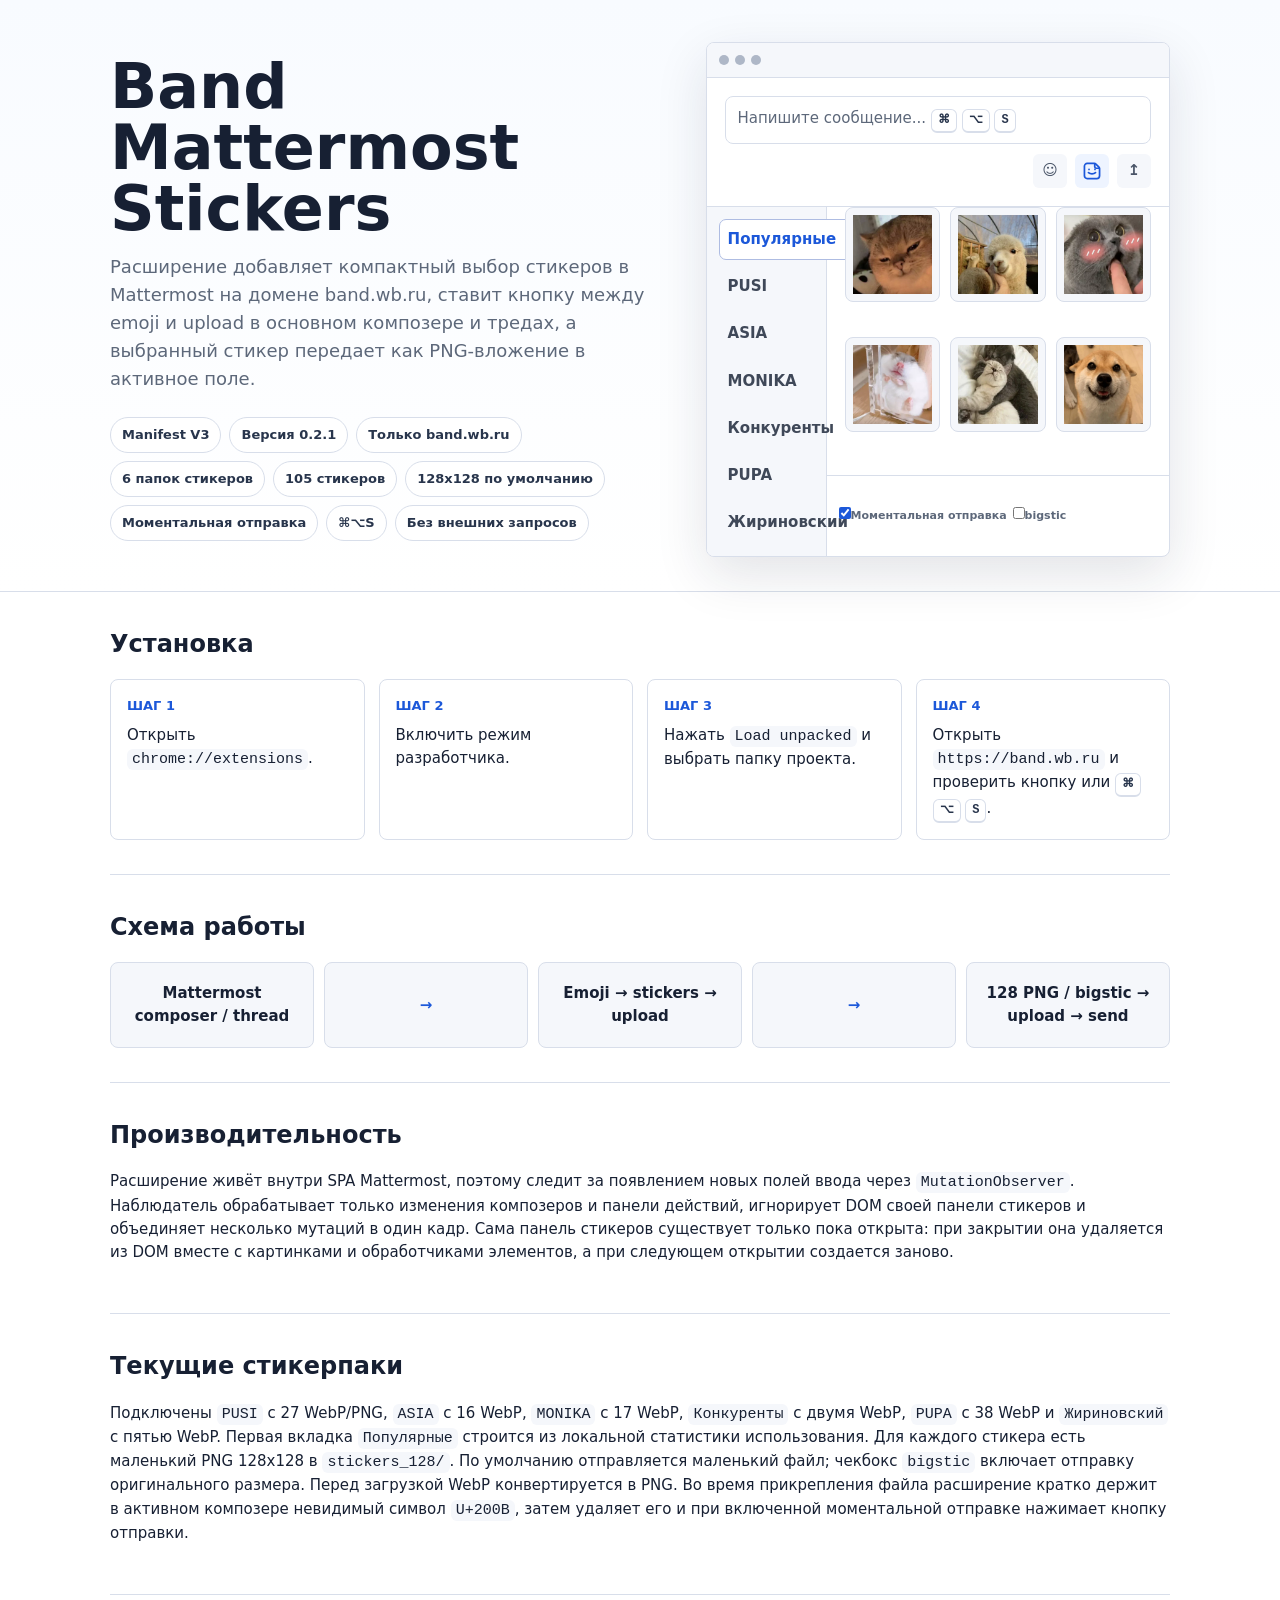
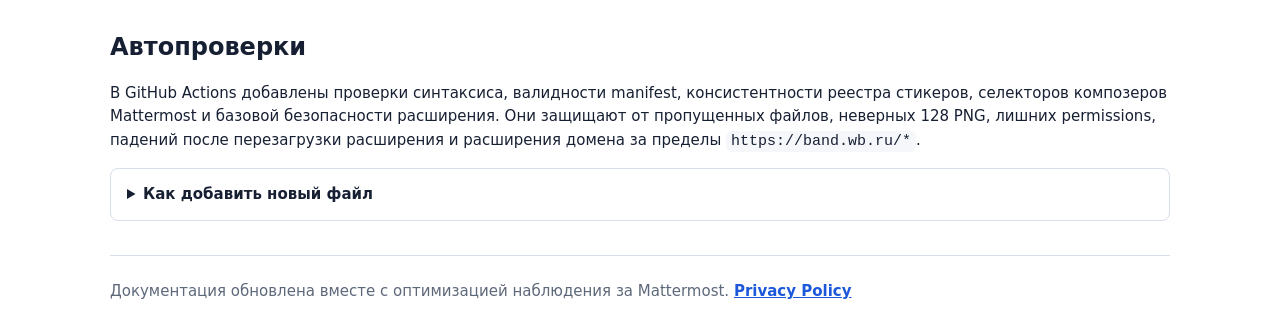
<file: docs/index.html>
<!doctype html>
<html lang="ru">
  <head>
    <meta charset="utf-8">
    <meta name="viewport" content="width=device-width, initial-scale=1">
    <title>Band Mattermost Stickers</title>
    <style>
      :root {
        color-scheme: light;
        --ink: #172033;
        --muted: #5d687a;
        --line: #d8deea;
        --soft: #f5f7fb;
        --accent: #1c58d9;
        --ok: #287a3e;
      }

      * {
        box-sizing: border-box;
      }

      body {
        margin: 0;
        background: #ffffff;
        color: var(--ink);
        font: 15px/1.55 Inter, ui-sans-serif, system-ui, -apple-system, BlinkMacSystemFont, "Segoe UI", sans-serif;
      }

      header {
        border-bottom: 1px solid var(--line);
        background: linear-gradient(180deg, #f8fbff 0%, #ffffff 100%);
      }

      main,
      .hero-inner {
        width: min(1060px, calc(100% - 32px));
        margin: 0 auto;
      }

      .hero-inner {
        display: grid;
        grid-template-columns: minmax(0, 1.1fr) minmax(280px, 0.9fr);
        gap: 28px;
        align-items: center;
        min-height: 420px;
        padding: 42px 0 34px;
      }

      h1,
      h2,
      h3,
      p {
        margin-top: 0;
      }

      h1 {
        margin-bottom: 14px;
        font-size: clamp(34px, 6vw, 62px);
        line-height: 0.98;
        letter-spacing: 0;
      }

      h2 {
        margin-bottom: 16px;
        font-size: 24px;
        letter-spacing: 0;
      }

      .lead {
        max-width: 640px;
        color: var(--muted);
        font-size: 18px;
      }

      .badges {
        display: flex;
        flex-wrap: wrap;
        gap: 8px;
        margin-top: 24px;
      }

      .badge {
        border: 1px solid var(--line);
        border-radius: 999px;
        padding: 7px 11px;
        background: #ffffff;
        color: #28354c;
        font-weight: 650;
        font-size: 13px;
      }

      .preview {
        border: 1px solid var(--line);
        border-radius: 8px;
        background: #ffffff;
        box-shadow: 0 18px 52px rgba(25, 37, 58, 0.12);
        overflow: hidden;
      }

      .preview-top {
        display: flex;
        gap: 6px;
        padding: 12px;
        border-bottom: 1px solid var(--line);
        background: var(--soft);
      }

      .dot {
        width: 10px;
        height: 10px;
        border-radius: 50%;
        background: #aeb7c7;
      }

      .composer {
        display: grid;
        gap: 10px;
        padding: 18px;
      }

      .input-demo {
        min-height: 42px;
        border: 1px solid var(--line);
        border-radius: 8px;
        padding: 10px 12px;
        color: var(--muted);
      }

      .sticker-button {
        display: grid;
        place-items: center;
        width: 34px;
        height: 34px;
        border: 0;
        border-radius: 6px;
        background: #eef4ff;
        color: var(--accent);
        font-size: 20px;
        font-weight: 800;
      }

      .sticker-button svg {
        width: 22px;
        height: 22px;
        fill: none;
        stroke: currentColor;
        stroke-linecap: round;
        stroke-linejoin: round;
        stroke-width: 1.9;
      }

      .action-row {
        display: flex;
        gap: 8px;
        align-items: center;
        justify-content: flex-end;
      }

      .icon-demo {
        display: grid;
        place-items: center;
        width: 34px;
        height: 34px;
        border-radius: 6px;
        background: var(--soft);
        color: #4a5568;
        font-weight: 800;
      }

      .picker-demo {
        display: grid;
        grid-template-columns: 120px 1fr;
        border-top: 1px solid var(--line);
      }

      .picker-panel-demo {
        display: grid;
      }

      .pack-list-demo {
        display: grid;
        align-content: start;
        gap: 6px;
        border-right: 1px solid var(--line);
        background: var(--soft);
        padding: 12px;
      }

      .pack-demo {
        border: 1px solid transparent;
        border-radius: 7px;
        padding: 8px;
        color: #3f4858;
        font-weight: 700;
      }

      .pack-demo.is-active {
        border-color: #aebce2;
        background: #ffffff;
        color: var(--accent);
      }

      .picker-footer-demo {
        display: flex;
        align-items: center;
        gap: 6px;
        border-top: 1px solid var(--line);
        padding: 7px 12px;
        color: var(--muted);
        font-size: 11px;
        font-weight: 650;
      }

      .picker-footer-demo input {
        width: 12px;
        height: 12px;
        margin: 0;
        accent-color: var(--accent);
      }

      .sticker-grid {
        display: grid;
        grid-template-columns: repeat(3, 1fr);
        gap: 10px;
        padding: 0 18px 18px;
      }

      .sticker-grid img {
        width: 100%;
        aspect-ratio: 1;
        border: 1px solid var(--line);
        border-radius: 8px;
        background: var(--soft);
        object-fit: contain;
        padding: 7px;
      }

      section {
        padding: 34px 0;
        border-bottom: 1px solid var(--line);
      }

      .steps {
        display: grid;
        grid-template-columns: repeat(4, 1fr);
        gap: 14px;
      }

      .step {
        border: 1px solid var(--line);
        border-radius: 8px;
        padding: 16px;
        background: #ffffff;
      }

      .step strong {
        display: block;
        margin-bottom: 8px;
        color: var(--accent);
        font-size: 13px;
        text-transform: uppercase;
      }

      .flow {
        display: grid;
        grid-template-columns: repeat(5, minmax(0, 1fr));
        gap: 10px;
        align-items: stretch;
      }

      .node {
        display: grid;
        place-items: center;
        min-height: 86px;
        border: 1px solid var(--line);
        border-radius: 8px;
        background: var(--soft);
        padding: 12px;
        text-align: center;
        font-weight: 700;
      }

      .arrow {
        color: var(--accent);
      }

      details {
        border: 1px solid var(--line);
        border-radius: 8px;
        padding: 14px 16px;
        background: #ffffff;
      }

      summary {
        cursor: pointer;
        font-weight: 750;
      }

      code {
        border-radius: 6px;
        background: var(--soft);
        padding: 2px 5px;
      }

      kbd {
        display: inline-block;
        border: 1px solid var(--line);
        border-bottom-width: 2px;
        border-radius: 6px;
        background: #ffffff;
        padding: 2px 6px;
        color: #28354c;
        font: 700 12px/1.4 ui-monospace, SFMono-Regular, Menlo, Monaco, Consolas, monospace;
      }

      footer {
        padding: 24px 0 36px;
        color: var(--muted);
      }

      footer a {
        color: var(--accent);
        font-weight: 700;
      }

      @media (max-width: 760px) {
        .hero-inner,
        .steps,
        .flow {
          grid-template-columns: 1fr;
        }

        .arrow {
          min-height: auto;
        }
      }
    </style>
  </head>
  <body>
    <header>
      <div class="hero-inner">
        <div>
          <h1>Band Mattermost Stickers</h1>
        <p class="lead">Расширение добавляет компактный выбор стикеров в Mattermost на домене band.wb.ru, ставит кнопку между emoji и upload в основном композере и тредах, а выбранный стикер передает как PNG-вложение в активное поле.</p>
          <div class="badges" aria-label="Ключевые параметры">
            <span class="badge">Manifest V3</span>
            <span class="badge">Версия 0.2.1</span>
            <span class="badge">Только band.wb.ru</span>
            <span class="badge">6 папок стикеров</span>
            <span class="badge">105 стикеров</span>
            <span class="badge">128x128 по умолчанию</span>
            <span class="badge">Моментальная отправка</span>
            <span class="badge">⌘⌥S</span>
            <span class="badge">Без внешних запросов</span>
          </div>
        </div>
        <div class="preview" aria-label="Превью панели стикеров">
          <div class="preview-top"><span class="dot"></span><span class="dot"></span><span class="dot"></span></div>
          <div class="composer">
            <div class="input-demo">Напишите сообщение... <kbd>⌘</kbd> <kbd>⌥</kbd> <kbd>S</kbd></div>
            <div class="action-row" aria-label="Панель действий композера">
              <div class="icon-demo">☺</div>
              <div class="sticker-button">
                <svg aria-hidden="true" viewBox="0 0 24 24">
                  <path d="M6.75 3.75h7.9c.6 0 1.18.24 1.6.66l3.34 3.34c.42.42.66 1 .66 1.6v7.9a3 3 0 0 1-3 3H6.75a3 3 0 0 1-3-3V6.75a3 3 0 0 1 3-3Z"></path>
                  <path d="M15 4.25v3.1c0 .91.74 1.65 1.65 1.65h3.1"></path>
                  <path d="M8.15 13.7c1.98 1.8 5.72 1.8 7.7 0"></path>
                  <path d="M8.75 10.25h.01"></path>
                  <path d="M15.25 10.25h.01"></path>
                </svg>
              </div>
              <div class="icon-demo">↥</div>
            </div>
          </div>
          <div class="picker-demo">
            <div class="pack-list-demo">
              <div class="pack-demo is-active">Популярные</div>
              <div class="pack-demo">PUSI</div>
              <div class="pack-demo">ASIA</div>
              <div class="pack-demo">MONIKA</div>
              <div class="pack-demo">Конкуренты</div>
              <div class="pack-demo">PUPA</div>
              <div class="pack-demo">Жириновский</div>
            </div>
            <div class="picker-panel-demo">
              <div class="sticker-grid">
                <img src="../stickers/PUSI/chpic.su_-_puskaduska_001.webp" alt="PUSI 001">
                <img src="../stickers/PUSI/chpic.su_-_puskaduska_003.webp" alt="PUSI 003">
                <img src="../stickers/PUSI/chpic.su_-_puskaduska_004.webp" alt="PUSI 004">
                <img src="../stickers/PUSI/chpic.su_-_puskaduska_005.webp" alt="PUSI 005">
                <img src="../stickers/PUSI/chpic.su_-_puskaduska_006.webp" alt="PUSI 006">
                <img src="../stickers/PUSI/chpic.su_-_puskaduska_047.png" alt="PUSI 047">
              </div>
              <div class="picker-footer-demo">
                <label><input type="checkbox" checked>Моментальная отправка</label>
                <label><input type="checkbox">bigstic</label>
              </div>
            </div>
          </div>
        </div>
      </div>
    </header>

    <main>
      <section>
        <h2>Установка</h2>
        <div class="steps">
          <div class="step"><strong>Шаг 1</strong>Открыть <code>chrome://extensions</code>.</div>
          <div class="step"><strong>Шаг 2</strong>Включить режим разработчика.</div>
          <div class="step"><strong>Шаг 3</strong>Нажать <code>Load unpacked</code> и выбрать папку проекта.</div>
          <div class="step"><strong>Шаг 4</strong>Открыть <code>https://band.wb.ru</code> и проверить кнопку или <kbd>⌘</kbd> <kbd>⌥</kbd> <kbd>S</kbd>.</div>
        </div>
      </section>

      <section>
        <h2>Схема работы</h2>
        <div class="flow" aria-label="Схема работы расширения">
          <div class="node">Mattermost composer / thread</div>
          <div class="node arrow">→</div>
          <div class="node">Emoji → stickers → upload</div>
          <div class="node arrow">→</div>
          <div class="node">128 PNG / bigstic → upload → send</div>
        </div>
      </section>

      <section>
        <h2>Производительность</h2>
        <p>Расширение живёт внутри SPA Mattermost, поэтому следит за появлением новых полей ввода через <code>MutationObserver</code>. Наблюдатель обрабатывает только изменения композеров и панели действий, игнорирует DOM своей панели стикеров и объединяет несколько мутаций в один кадр. Сама панель стикеров существует только пока открыта: при закрытии она удаляется из DOM вместе с картинками и обработчиками элементов, а при следующем открытии создается заново.</p>
      </section>

      <section>
        <h2>Текущие стикерпаки</h2>
        <p>Подключены <code>PUSI</code> с 27 WebP/PNG, <code>ASIA</code> с 16 WebP, <code>MONIKA</code> с 17 WebP, <code>Конкуренты</code> с двумя WebP, <code>PUPA</code> с 38 WebP и <code>Жириновский</code> с пятью WebP. Первая вкладка <code>Популярные</code> строится из локальной статистики использования. Для каждого стикера есть маленький PNG 128x128 в <code>stickers_128/</code>. По умолчанию отправляется маленький файл; чекбокс <code>bigstic</code> включает отправку оригинального размера. Перед загрузкой WebP конвертируется в PNG. Во время прикрепления файла расширение кратко держит в активном композере невидимый символ <code>U+200B</code>, затем удаляет его и при включенной моментальной отправке нажимает кнопку отправки.</p>
      </section>

      <section>
        <h2>Автопроверки</h2>
        <p>В GitHub Actions добавлены проверки синтаксиса, валидности manifest, консистентности реестра стикеров, селекторов композеров Mattermost и базовой безопасности расширения. Они защищают от пропущенных файлов, неверных 128 PNG, лишних permissions, падений после перезагрузки расширения и расширения домена за пределы <code>https://band.wb.ru/*</code>.</p>
        <details>
          <summary>Как добавить новый файл</summary>
          <p>Добавьте WebP или PNG в папку нужного пака, сгенерируйте PNG 128x128 в <code>stickers_128/</code>, затем зарегистрируйте <code>path</code> и <code>smallPath</code> в <code>src/stickers.js</code> и разрешите оба файла в <code>manifest.json</code>. Для технических папок используйте ASCII-имена, например <code>stickers/ZHIRINOVSKIY/</code>. Новый пак добавляется отдельным объектом в <code>window.BAND_STICKER_PACKS</code>.</p>
        </details>
      </section>

      <footer>
        Документация обновлена вместе с оптимизацией наблюдения за Mattermost. <a href="./privacy.html">Privacy Policy</a>
      </footer>
    </main>
  </body>
</html>
</file>
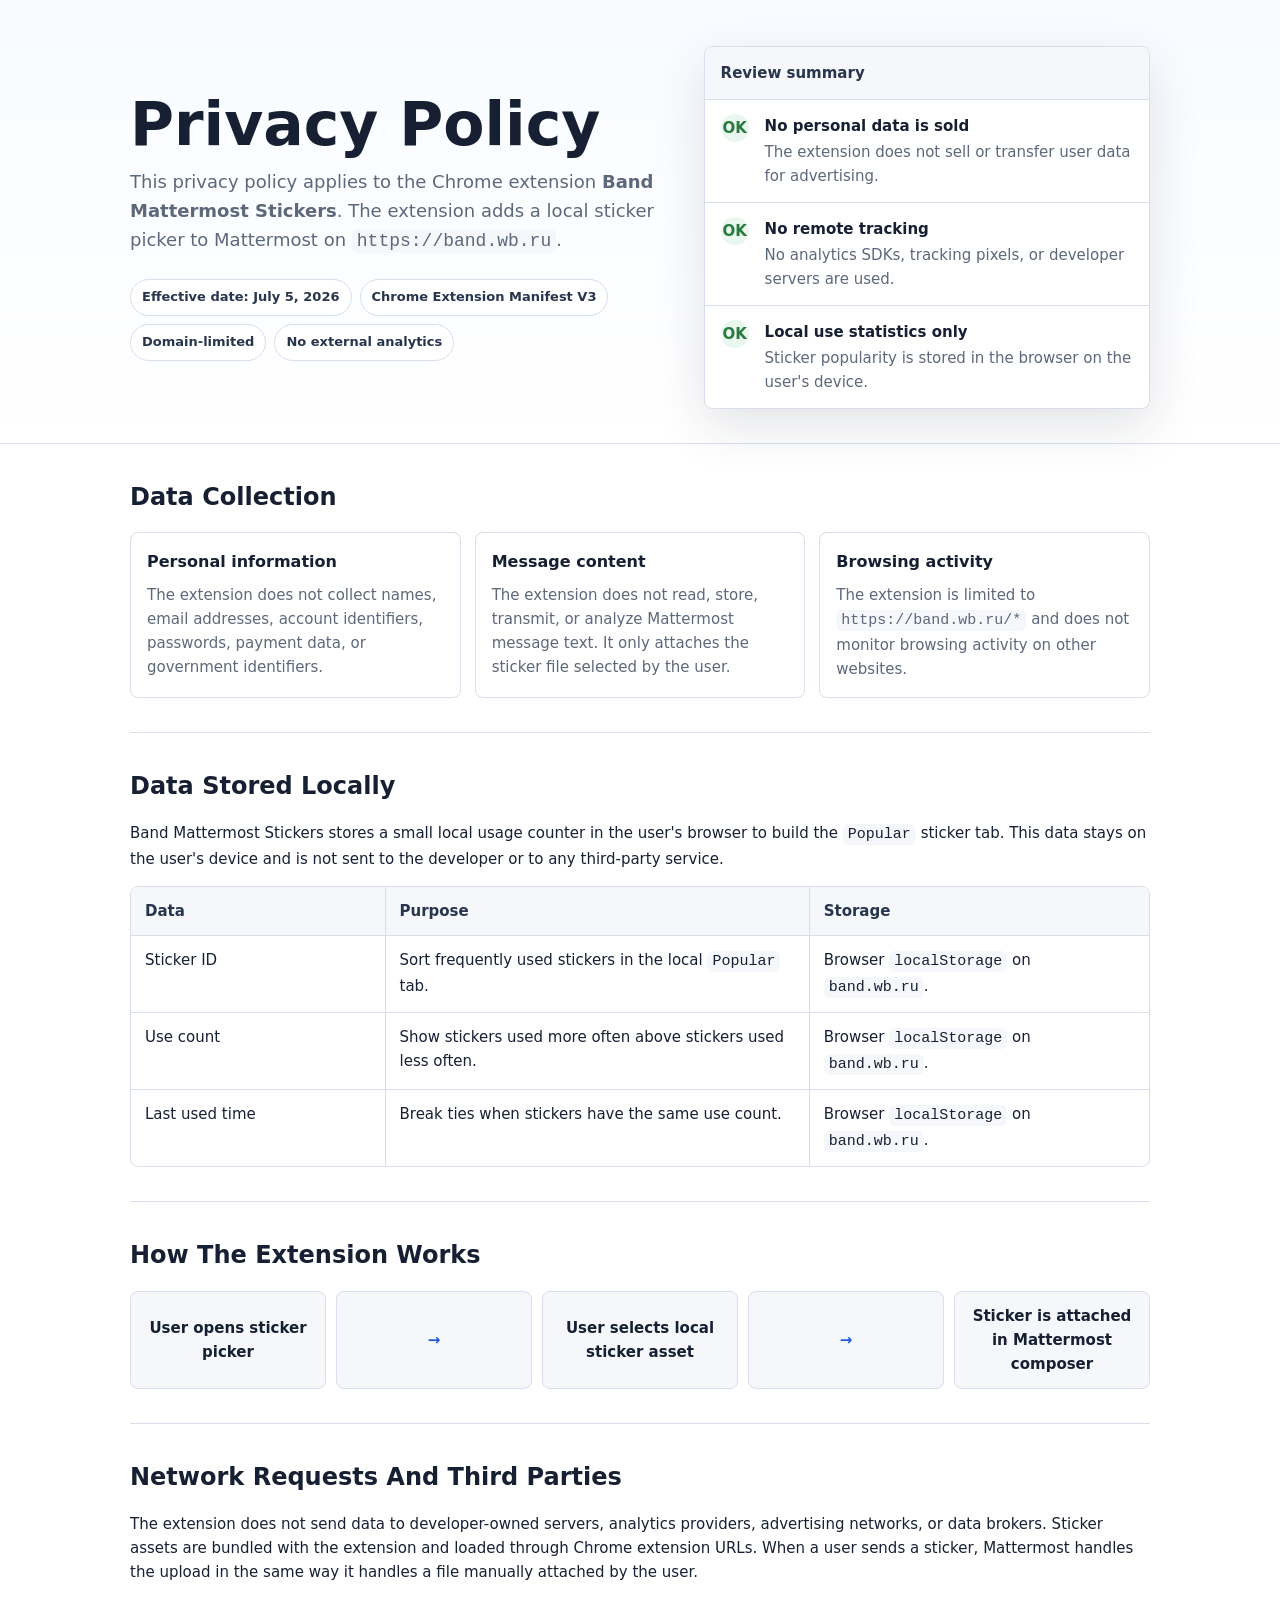
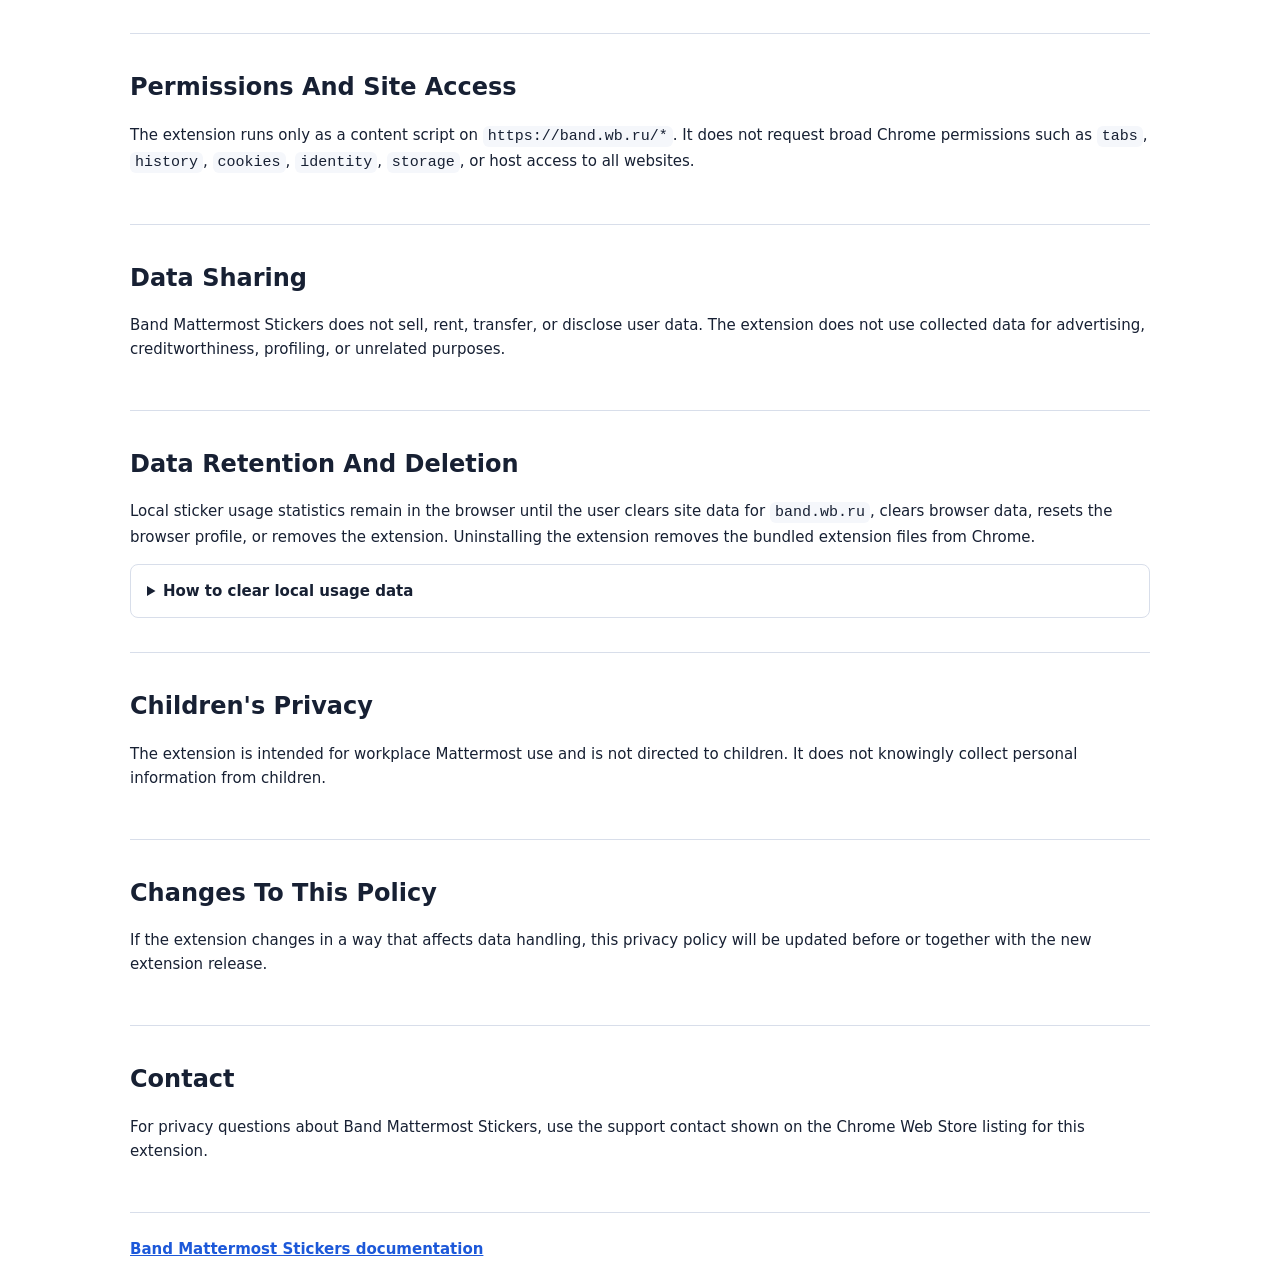
<file: docs/privacy.html>
<!doctype html>
<html lang="en">
  <head>
    <meta charset="utf-8">
    <meta name="viewport" content="width=device-width, initial-scale=1">
    <title>Privacy Policy | Band Mattermost Stickers</title>
    <style>
      :root {
        color-scheme: light;
        --ink: #172033;
        --muted: #5d687a;
        --line: #d8deea;
        --soft: #f5f7fb;
        --accent: #1c58d9;
        --ok: #287a3e;
        --warn: #9b5b00;
      }

      * {
        box-sizing: border-box;
      }

      body {
        margin: 0;
        background: #ffffff;
        color: var(--ink);
        font: 15px/1.6 Inter, ui-sans-serif, system-ui, -apple-system, BlinkMacSystemFont, "Segoe UI", sans-serif;
      }

      header {
        border-bottom: 1px solid var(--line);
        background: linear-gradient(180deg, #f8fbff 0%, #ffffff 100%);
      }

      main,
      .hero-inner,
      .footer-inner {
        width: min(1020px, calc(100% - 32px));
        margin: 0 auto;
      }

      .hero-inner {
        display: grid;
        grid-template-columns: minmax(0, 1.1fr) minmax(280px, 0.9fr);
        gap: 28px;
        align-items: center;
        padding: 46px 0 34px;
      }

      h1,
      h2,
      h3,
      p {
        margin-top: 0;
      }

      h1 {
        margin-bottom: 14px;
        font-size: clamp(34px, 6vw, 60px);
        line-height: 1;
        letter-spacing: 0;
      }

      h2 {
        margin-bottom: 16px;
        font-size: 24px;
        letter-spacing: 0;
      }

      h3 {
        margin-bottom: 8px;
        font-size: 16px;
      }

      a {
        color: var(--accent);
        font-weight: 700;
      }

      .lead {
        max-width: 680px;
        color: var(--muted);
        font-size: 18px;
      }

      .meta {
        display: flex;
        flex-wrap: wrap;
        gap: 8px;
        margin-top: 24px;
      }

      .badge {
        border: 1px solid var(--line);
        border-radius: 999px;
        padding: 7px 11px;
        background: #ffffff;
        color: #28354c;
        font-weight: 700;
        font-size: 13px;
      }

      .summary {
        border: 1px solid var(--line);
        border-radius: 8px;
        background: #ffffff;
        box-shadow: 0 18px 52px rgba(25, 37, 58, 0.12);
        overflow: hidden;
      }

      .summary-header {
        border-bottom: 1px solid var(--line);
        background: var(--soft);
        padding: 14px 16px;
        color: #28354c;
        font-weight: 800;
      }

      .summary-grid {
        display: grid;
        gap: 0;
      }

      .summary-row {
        display: grid;
        grid-template-columns: 34px 1fr;
        gap: 10px;
        border-bottom: 1px solid var(--line);
        padding: 14px 16px;
      }

      .summary-row:last-child {
        border-bottom: 0;
      }

      .status {
        display: grid;
        place-items: center;
        width: 28px;
        height: 28px;
        border-radius: 50%;
        background: #eaf7ee;
        color: var(--ok);
        font-weight: 900;
      }

      .summary-row strong {
        display: block;
        margin-bottom: 2px;
      }

      .summary-row span {
        color: var(--muted);
      }

      section {
        padding: 34px 0;
        border-bottom: 1px solid var(--line);
      }

      .cards {
        display: grid;
        grid-template-columns: repeat(3, 1fr);
        gap: 14px;
      }

      .card {
        border: 1px solid var(--line);
        border-radius: 8px;
        background: #ffffff;
        padding: 16px;
      }

      .card p {
        margin-bottom: 0;
        color: var(--muted);
      }

      .table {
        border: 1px solid var(--line);
        border-radius: 8px;
        overflow: hidden;
      }

      .table-row {
        display: grid;
        grid-template-columns: 0.75fr 1.25fr 1fr;
        border-bottom: 1px solid var(--line);
      }

      .table-row:last-child {
        border-bottom: 0;
      }

      .table-row > div {
        padding: 12px 14px;
      }

      .table-row > div:not(:last-child) {
        border-right: 1px solid var(--line);
      }

      .table-head {
        background: var(--soft);
        color: #28354c;
        font-weight: 800;
      }

      .flow {
        display: grid;
        grid-template-columns: repeat(5, minmax(0, 1fr));
        gap: 10px;
        align-items: stretch;
      }

      .node {
        display: grid;
        place-items: center;
        min-height: 88px;
        border: 1px solid var(--line);
        border-radius: 8px;
        background: var(--soft);
        padding: 12px;
        text-align: center;
        font-weight: 750;
      }

      .arrow {
        color: var(--accent);
      }

      details {
        border: 1px solid var(--line);
        border-radius: 8px;
        padding: 14px 16px;
        background: #ffffff;
      }

      summary {
        cursor: pointer;
        font-weight: 800;
      }

      code {
        border-radius: 6px;
        background: var(--soft);
        padding: 2px 5px;
      }

      footer {
        color: var(--muted);
        padding: 24px 0 36px;
      }

      @media (max-width: 780px) {
        .hero-inner,
        .cards,
        .flow,
        .table-row {
          grid-template-columns: 1fr;
        }

        .table-row > div:not(:last-child) {
          border-right: 0;
          border-bottom: 1px solid var(--line);
        }

        .arrow {
          min-height: auto;
        }
      }
    </style>
  </head>
  <body>
    <header>
      <div class="hero-inner">
        <div>
          <h1>Privacy Policy</h1>
          <p class="lead">This privacy policy applies to the Chrome extension <strong>Band Mattermost Stickers</strong>. The extension adds a local sticker picker to Mattermost on <code>https://band.wb.ru</code>.</p>
          <div class="meta" aria-label="Policy metadata">
            <span class="badge">Effective date: July 5, 2026</span>
            <span class="badge">Chrome Extension Manifest V3</span>
            <span class="badge">Domain-limited</span>
            <span class="badge">No external analytics</span>
          </div>
        </div>
        <aside class="summary" aria-label="Privacy summary">
          <div class="summary-header">Review summary</div>
          <div class="summary-grid">
            <div class="summary-row">
              <div class="status">OK</div>
              <div><strong>No personal data is sold</strong><span>The extension does not sell or transfer user data for advertising.</span></div>
            </div>
            <div class="summary-row">
              <div class="status">OK</div>
              <div><strong>No remote tracking</strong><span>No analytics SDKs, tracking pixels, or developer servers are used.</span></div>
            </div>
            <div class="summary-row">
              <div class="status">OK</div>
              <div><strong>Local use statistics only</strong><span>Sticker popularity is stored in the browser on the user's device.</span></div>
            </div>
          </div>
        </aside>
      </div>
    </header>

    <main>
      <section>
        <h2>Data Collection</h2>
        <div class="cards">
          <article class="card">
            <h3>Personal information</h3>
            <p>The extension does not collect names, email addresses, account identifiers, passwords, payment data, or government identifiers.</p>
          </article>
          <article class="card">
            <h3>Message content</h3>
            <p>The extension does not read, store, transmit, or analyze Mattermost message text. It only attaches the sticker file selected by the user.</p>
          </article>
          <article class="card">
            <h3>Browsing activity</h3>
            <p>The extension is limited to <code>https://band.wb.ru/*</code> and does not monitor browsing activity on other websites.</p>
          </article>
        </div>
      </section>

      <section>
        <h2>Data Stored Locally</h2>
        <p>Band Mattermost Stickers stores a small local usage counter in the user's browser to build the <code>Popular</code> sticker tab. This data stays on the user's device and is not sent to the developer or to any third-party service.</p>
        <div class="table" role="table" aria-label="Locally stored data">
          <div class="table-row table-head" role="row">
            <div role="columnheader">Data</div>
            <div role="columnheader">Purpose</div>
            <div role="columnheader">Storage</div>
          </div>
          <div class="table-row" role="row">
            <div role="cell">Sticker ID</div>
            <div role="cell">Sort frequently used stickers in the local <code>Popular</code> tab.</div>
            <div role="cell">Browser <code>localStorage</code> on <code>band.wb.ru</code>.</div>
          </div>
          <div class="table-row" role="row">
            <div role="cell">Use count</div>
            <div role="cell">Show stickers used more often above stickers used less often.</div>
            <div role="cell">Browser <code>localStorage</code> on <code>band.wb.ru</code>.</div>
          </div>
          <div class="table-row" role="row">
            <div role="cell">Last used time</div>
            <div role="cell">Break ties when stickers have the same use count.</div>
            <div role="cell">Browser <code>localStorage</code> on <code>band.wb.ru</code>.</div>
          </div>
        </div>
      </section>

      <section>
        <h2>How The Extension Works</h2>
        <div class="flow" aria-label="Extension data flow">
          <div class="node">User opens sticker picker</div>
          <div class="node arrow">&rarr;</div>
          <div class="node">User selects local sticker asset</div>
          <div class="node arrow">&rarr;</div>
          <div class="node">Sticker is attached in Mattermost composer</div>
        </div>
      </section>

      <section>
        <h2>Network Requests And Third Parties</h2>
        <p>The extension does not send data to developer-owned servers, analytics providers, advertising networks, or data brokers. Sticker assets are bundled with the extension and loaded through Chrome extension URLs. When a user sends a sticker, Mattermost handles the upload in the same way it handles a file manually attached by the user.</p>
      </section>

      <section>
        <h2>Permissions And Site Access</h2>
        <p>The extension runs only as a content script on <code>https://band.wb.ru/*</code>. It does not request broad Chrome permissions such as <code>tabs</code>, <code>history</code>, <code>cookies</code>, <code>identity</code>, <code>storage</code>, or host access to all websites.</p>
      </section>

      <section>
        <h2>Data Sharing</h2>
        <p>Band Mattermost Stickers does not sell, rent, transfer, or disclose user data. The extension does not use collected data for advertising, creditworthiness, profiling, or unrelated purposes.</p>
      </section>

      <section>
        <h2>Data Retention And Deletion</h2>
        <p>Local sticker usage statistics remain in the browser until the user clears site data for <code>band.wb.ru</code>, clears browser data, resets the browser profile, or removes the extension. Uninstalling the extension removes the bundled extension files from Chrome.</p>
        <details>
          <summary>How to clear local usage data</summary>
          <p>In Chrome, open site settings or browsing data settings and clear local site data for <code>band.wb.ru</code>. The extension will rebuild the <code>Popular</code> tab from new sticker usage after that.</p>
        </details>
      </section>

      <section>
        <h2>Children's Privacy</h2>
        <p>The extension is intended for workplace Mattermost use and is not directed to children. It does not knowingly collect personal information from children.</p>
      </section>

      <section>
        <h2>Changes To This Policy</h2>
        <p>If the extension changes in a way that affects data handling, this privacy policy will be updated before or together with the new extension release.</p>
      </section>

      <section>
        <h2>Contact</h2>
        <p>For privacy questions about Band Mattermost Stickers, use the support contact shown on the Chrome Web Store listing for this extension.</p>
      </section>
    </main>

    <footer>
      <div class="footer-inner">
        <a href="./index.html">Band Mattermost Stickers documentation</a>
      </div>
    </footer>
  </body>
</html>
</file>
